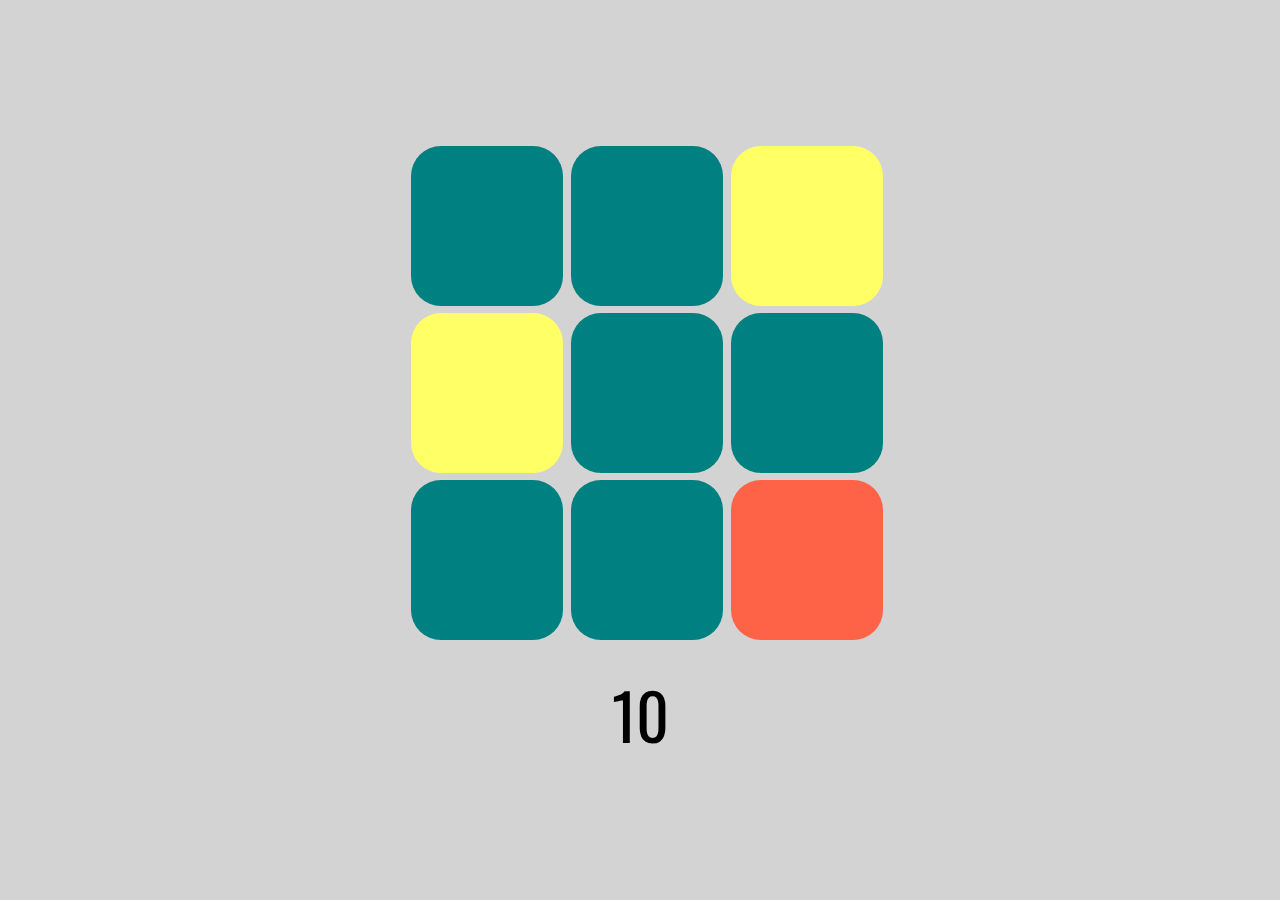
<file: gameIdea/index.html>
<!DOCTYPE html>
<html lang="en">
<head>
    <meta charset="UTF-8">
    <meta name="viewport" content="width=device-width, initial-scale=1.0">
    <title>Document</title>
    <link rel="stylesheet" href="style.css">
    <link href="https://fonts.googleapis.com/css2?family=Oswald:wght@300&display=swap" rel="stylesheet">
</head>
<body>
    <div id="main-box">
        
    </div>
    <div id="time-and-score">
        <h1 id = "time">10</h1>
    </div>
    <script src="script.js"></script>
</body>
</html>
</file>
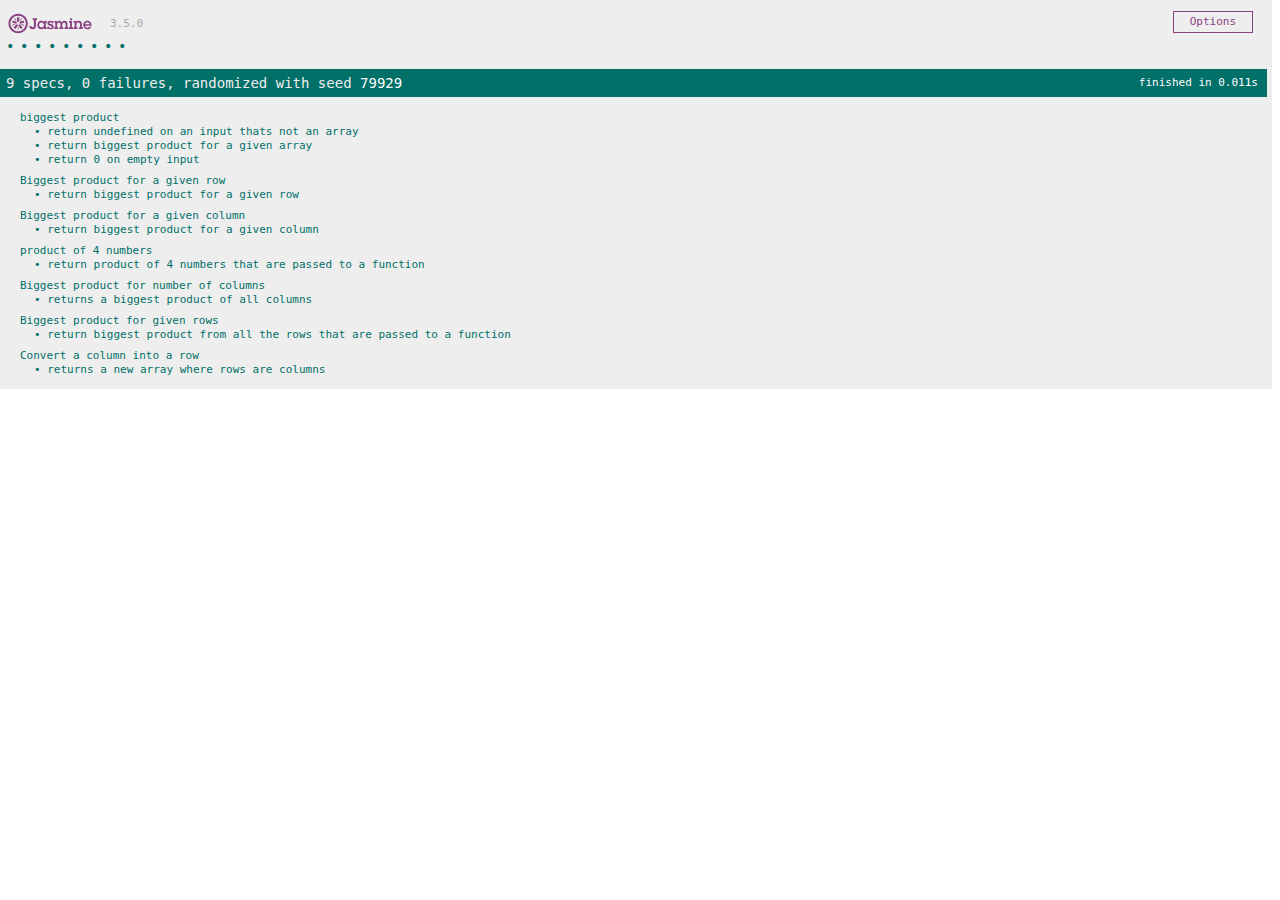
<file: SpecRunner.html>
<!DOCTYPE html>
<!doctype html>
<html lang="en">
  <head>
    <title>Title</title>
    <!-- Required meta tags -->
    <meta charset="utf-8">
    <meta name="viewport" content="width=device-width, initial-scale=1, shrink-to-fit=no">

    <!-- Bootstrap CSS -->
    <link rel="stylesheet" href="https://stackpath.bootstrapcdn.com/bootstrap/4.3.1/css/bootstrap.min.css" integrity="sha384-ggOyR0iXCbMQv3Xipma34MD+dH/1fQ784/j6cY/iJTQUOhcWr7x9JvoRxT2MZw1T" crossorigin="anonymous">
  </head>
  <body>
      
    <!-- Optional JavaScript -->
    <!-- jQuery first, then Popper.js, then Bootstrap JS -->
    <script src="https://code.jquery.com/jquery-3.3.1.slim.min.js" integrity="sha384-q8i/X+965DzO0rT7abK41JStQIAqVgRVzpbzo5smXKp4YfRvH+8abtTE1Pi6jizo" crossorigin="anonymous"></script>
    <script src="https://cdnjs.cloudflare.com/ajax/libs/popper.js/1.14.7/umd/popper.min.js" integrity="sha384-UO2eT0CpHqdSJQ6hJty5KVphtPhzWj9WO1clHTMGa3JDZwrnQq4sF86dIHNDz0W1" crossorigin="anonymous"></script>
    <script src="https://stackpath.bootstrapcdn.com/bootstrap/4.3.1/js/bootstrap.min.js" integrity="sha384-JjSmVgyd0p3pXB1rRibZUAYoIIy6OrQ6VrjIEaFf/nJGzIxFDsf4x0xIM+B07jRM" crossorigin="anonymous"></script>
  </body>
</html>
<html>
<head>
  <meta charset="utf-8">
  <title>Jasmine Spec Runner v3.5.0</title>

  <link rel="shortcut icon" type="image/png" href="lib/jasmine-3.5.0/jasmine_favicon.png">
  <link rel="stylesheet" href="lib/jasmine-3.5.0/jasmine.css">

  <script src="lib/jasmine-3.5.0/jasmine.js"></script>
  <script src="lib/jasmine-3.5.0/jasmine-html.js"></script>
  <script src="lib/jasmine-3.5.0/boot.js"></script>

  <!-- include source files here... -->
  <script src="src/BiggestProduct.js"></script>

  <!-- include spec files here... -->
  <script src="spec/SpecHelper.js"></script>
  <script src="spec/biggestProductSpec.js"></script>

</head>

<body>
</body>
</html>
</file>
<file: gameIdea/style.css>
html, body, div, span, applet, object, iframe,
h1, h2, h3, h4, h5, h6, p, blockquote, pre,
a, abbr, acronym, address, big, cite, code,
del, dfn, em, img, ins, kbd, q, s, samp,
small, strike, strong, sub, sup, tt, var,
b, u, i, center,
dl, dt, dd, ol, ul, li,
fieldset, form, label, legend,
table, caption, tbody, tfoot, thead, tr, th, td,
article, aside, canvas, details, embed,
figure, figcaption, footer, header, hgroup,
menu, nav, output, ruby, section, summary,
time, mark, audio, video {
  margin: 0;
	padding: 0;
	border: 0;
	font-size: 100%;
	font: inherit;
	vertical-align: baseline;
}


/* my code */

body{
    height: 100vh;
    display: flex;
    flex-direction: column  ;
    justify-content: center;
    align-items: center;
    background-color: lightgrey;
}


#main-box {
    -webkit-animation: scale-up-center 0.4s cubic-bezier(0.390, 0.575, 0.565, 1.000) both;
    animation: scale-up-center 0.4s cubic-bezier(0.390, 0.575, 0.565, 1.000) both;
    width : 30rem;
    height: 30rem;
    flex-direction : column;
}
#main-box .shake {
	-webkit-animation: shake-lr 0.7s cubic-bezier(0.455, 0.030, 0.515, 0.955) both;
	        animation: shake-lr 0.7s cubic-bezier(0.455, 0.030, 0.515, 0.955) both;
}
#time-and-score{
    margin-top: 3rem;   
    display: flex;
    flex-direction: row;
    justify-content: space-between;
}
#time-and-score h1{
    font-size: 	4rem;
    font-family: 'Oswald', sans-serif;
}
.row{
    width : inherit;
    height: 10rem;
    display: flex;
    flex-direction: row;
    justify-content: center;
    align-items: center;
    margin: 7px;
}
.row .fade{
    -webkit-animation: scale-out-center 0.5s cubic-bezier(0.550, 0.085, 0.680, 0.530) both;
	        animation: scale-out-center 0.5s cubic-bezier(0.550, 0.085, 0.680, 0.530) both;
}

.box{
    border-radius: 30px;
    width : 10rem;
    height: inherit;
    margin: 4px;
    -webkit-animation: scale-up-center 0.4s cubic-bezier(0.390, 0.575, 0.565, 1.000) both;
    animation: scale-up-center 0.4s cubic-bezier(0.390, 0.575, 0.565, 1.000) both;
}
.yellow{
    background-color:#FFFF66;
}
.blue{
    background-color: teal;
}
.red{
    background-color: tomato;
}

 @-webkit-keyframes scale-up-center {
    0% {
      -webkit-transform: scale(0.5);
              transform: scale(0.5);
    }
    100% {
      -webkit-transform: scale(1);
              transform: scale(1);
    }
  }
  @keyframes scale-up-center {
    0% {
      -webkit-transform: scale(0.5);
              transform: scale(0.5);
    }
    100% {
      -webkit-transform: scale(1);
              transform: scale(1);
    }
  }

@-webkit-keyframes shake-lr {
    0%,
    100% {
      -webkit-transform: rotate(0deg);
              transform: rotate(0deg);
      -webkit-transform-origin: 50% 50%;
              transform-origin: 50% 50%;
    }
    10% {
      -webkit-transform: rotate(8deg);
              transform: rotate(8deg);
    }
    20%,
    40%,
    60% {
      -webkit-transform: rotate(-10deg);
              transform: rotate(-10deg);
    }
    30%,
    50%,
    70% {
      -webkit-transform: rotate(10deg);
              transform: rotate(10deg);
    }
    80% {
      -webkit-transform: rotate(-8deg);
              transform: rotate(-8deg);
    }
    90% {
      -webkit-transform: rotate(8deg);
              transform: rotate(8deg);
    }
  }
  @-webkit-keyframes scale-out-center {
    0% {
      -webkit-transform: scale(1);
              transform: scale(1);
      opacity: 1;
    }
    100% {
      -webkit-transform: scale(0);
              transform: scale(0);
      opacity: 1;
    }
  }
  @keyframes scale-out-center {
    0% {
      -webkit-transform: scale(1);
              transform: scale(1);
      opacity: 1;
    }
    100% {
      -webkit-transform: scale(0);
              transform: scale(0);
      opacity: 1;
    }
  }
</file>
<file: lib/jasmine-3.5.0/jasmine.css>
@charset "UTF-8";
body { overflow-y: scroll; }

.jasmine_html-reporter { width: 100%; background-color: #eee; padding: 5px; margin: -8px; font-size: 11px; font-family: Monaco, "Lucida Console", monospace; line-height: 14px; color: #333; }

.jasmine_html-reporter a { text-decoration: none; }

.jasmine_html-reporter a:hover { text-decoration: underline; }

.jasmine_html-reporter p, .jasmine_html-reporter h1, .jasmine_html-reporter h2, .jasmine_html-reporter h3, .jasmine_html-reporter h4, .jasmine_html-reporter h5, .jasmine_html-reporter h6 { margin: 0; line-height: 14px; }

.jasmine_html-reporter .jasmine-banner, .jasmine_html-reporter .jasmine-symbol-summary, .jasmine_html-reporter .jasmine-summary, .jasmine_html-reporter .jasmine-result-message, .jasmine_html-reporter .jasmine-spec .jasmine-description, .jasmine_html-reporter .jasmine-spec-detail .jasmine-description, .jasmine_html-reporter .jasmine-alert .jasmine-bar, .jasmine_html-reporter .jasmine-stack-trace { padding-left: 9px; padding-right: 9px; }

.jasmine_html-reporter .jasmine-banner { position: relative; }

.jasmine_html-reporter .jasmine-banner .jasmine-title { background: url("[data-uri]") no-repeat; background: url("[data-uri]") no-repeat, none; -moz-background-size: 100%; -o-background-size: 100%; -webkit-background-size: 100%; background-size: 100%; display: block; float: left; width: 90px; height: 25px; }

.jasmine_html-reporter .jasmine-banner .jasmine-version { margin-left: 14px; position: relative; top: 6px; }

.jasmine_html-reporter #jasmine_content { position: fixed; right: 100%; }

.jasmine_html-reporter .jasmine-version { color: #aaa; }

.jasmine_html-reporter .jasmine-banner { margin-top: 14px; }

.jasmine_html-reporter .jasmine-duration { color: #fff; float: right; line-height: 28px; padding-right: 9px; }

.jasmine_html-reporter .jasmine-symbol-summary { overflow: hidden; margin: 14px 0; }

.jasmine_html-reporter .jasmine-symbol-summary li { display: inline-block; height: 10px; width: 14px; font-size: 16px; }

.jasmine_html-reporter .jasmine-symbol-summary li.jasmine-passed { font-size: 14px; }

.jasmine_html-reporter .jasmine-symbol-summary li.jasmine-passed:before { color: #007069; content: "•"; }

.jasmine_html-reporter .jasmine-symbol-summary li.jasmine-failed { line-height: 9px; }

.jasmine_html-reporter .jasmine-symbol-summary li.jasmine-failed:before { color: #ca3a11; content: "×"; font-weight: bold; margin-left: -1px; }

.jasmine_html-reporter .jasmine-symbol-summary li.jasmine-excluded { font-size: 14px; }

.jasmine_html-reporter .jasmine-symbol-summary li.jasmine-excluded:before { color: #bababa; content: "•"; }

.jasmine_html-reporter .jasmine-symbol-summary li.jasmine-excluded-no-display { font-size: 14px; display: none; }

.jasmine_html-reporter .jasmine-symbol-summary li.jasmine-pending { line-height: 17px; }

.jasmine_html-reporter .jasmine-symbol-summary li.jasmine-pending:before { color: #ba9d37; content: "*"; }

.jasmine_html-reporter .jasmine-symbol-summary li.jasmine-empty { font-size: 14px; }

.jasmine_html-reporter .jasmine-symbol-summary li.jasmine-empty:before { color: #ba9d37; content: "•"; }

.jasmine_html-reporter .jasmine-run-options { float: right; margin-right: 5px; border: 1px solid #8a4182; color: #8a4182; position: relative; line-height: 20px; }

.jasmine_html-reporter .jasmine-run-options .jasmine-trigger { cursor: pointer; padding: 8px 16px; }

.jasmine_html-reporter .jasmine-run-options .jasmine-payload { position: absolute; display: none; right: -1px; border: 1px solid #8a4182; background-color: #eee; white-space: nowrap; padding: 4px 8px; }

.jasmine_html-reporter .jasmine-run-options .jasmine-payload.jasmine-open { display: block; }

.jasmine_html-reporter .jasmine-bar { line-height: 28px; font-size: 14px; display: block; color: #eee; }

.jasmine_html-reporter .jasmine-bar.jasmine-failed, .jasmine_html-reporter .jasmine-bar.jasmine-errored { background-color: #ca3a11; border-bottom: 1px solid #eee; }

.jasmine_html-reporter .jasmine-bar.jasmine-passed { background-color: #007069; }

.jasmine_html-reporter .jasmine-bar.jasmine-incomplete { background-color: #bababa; }

.jasmine_html-reporter .jasmine-bar.jasmine-skipped { background-color: #bababa; }

.jasmine_html-reporter .jasmine-bar.jasmine-warning { background-color: #ba9d37; color: #333; }

.jasmine_html-reporter .jasmine-bar.jasmine-menu { background-color: #fff; color: #aaa; }

.jasmine_html-reporter .jasmine-bar.jasmine-menu a { color: #333; }

.jasmine_html-reporter .jasmine-bar a { color: white; }

.jasmine_html-reporter.jasmine-spec-list .jasmine-bar.jasmine-menu.jasmine-failure-list, .jasmine_html-reporter.jasmine-spec-list .jasmine-results .jasmine-failures { display: none; }

.jasmine_html-reporter.jasmine-failure-list .jasmine-bar.jasmine-menu.jasmine-spec-list, .jasmine_html-reporter.jasmine-failure-list .jasmine-summary { display: none; }

.jasmine_html-reporter .jasmine-results { margin-top: 14px; }

.jasmine_html-reporter .jasmine-summary { margin-top: 14px; }

.jasmine_html-reporter .jasmine-summary ul { list-style-type: none; margin-left: 14px; padding-top: 0; padding-left: 0; }

.jasmine_html-reporter .jasmine-summary ul.jasmine-suite { margin-top: 7px; margin-bottom: 7px; }

.jasmine_html-reporter .jasmine-summary li.jasmine-passed a { color: #007069; }

.jasmine_html-reporter .jasmine-summary li.jasmine-failed a { color: #ca3a11; }

.jasmine_html-reporter .jasmine-summary li.jasmine-empty a { color: #ba9d37; }

.jasmine_html-reporter .jasmine-summary li.jasmine-pending a { color: #ba9d37; }

.jasmine_html-reporter .jasmine-summary li.jasmine-excluded a { color: #bababa; }

.jasmine_html-reporter .jasmine-specs li.jasmine-passed a:before { content: "• "; }

.jasmine_html-reporter .jasmine-specs li.jasmine-failed a:before { content: "× "; }

.jasmine_html-reporter .jasmine-specs li.jasmine-empty a:before { content: "* "; }

.jasmine_html-reporter .jasmine-specs li.jasmine-pending a:before { content: "• "; }

.jasmine_html-reporter .jasmine-specs li.jasmine-excluded a:before { content: "• "; }

.jasmine_html-reporter .jasmine-description + .jasmine-suite { margin-top: 0; }

.jasmine_html-reporter .jasmine-suite { margin-top: 14px; }

.jasmine_html-reporter .jasmine-suite a { color: #333; }

.jasmine_html-reporter .jasmine-failures .jasmine-spec-detail { margin-bottom: 28px; }

.jasmine_html-reporter .jasmine-failures .jasmine-spec-detail .jasmine-description { background-color: #ca3a11; color: white; }

.jasmine_html-reporter .jasmine-failures .jasmine-spec-detail .jasmine-description a { color: white; }

.jasmine_html-reporter .jasmine-result-message { padding-top: 14px; color: #333; white-space: pre-wrap; }

.jasmine_html-reporter .jasmine-result-message span.jasmine-result { display: block; }

.jasmine_html-reporter .jasmine-stack-trace { margin: 5px 0 0 0; max-height: 224px; overflow: auto; line-height: 18px; color: #666; border: 1px solid #ddd; background: white; white-space: pre; }
</file>
